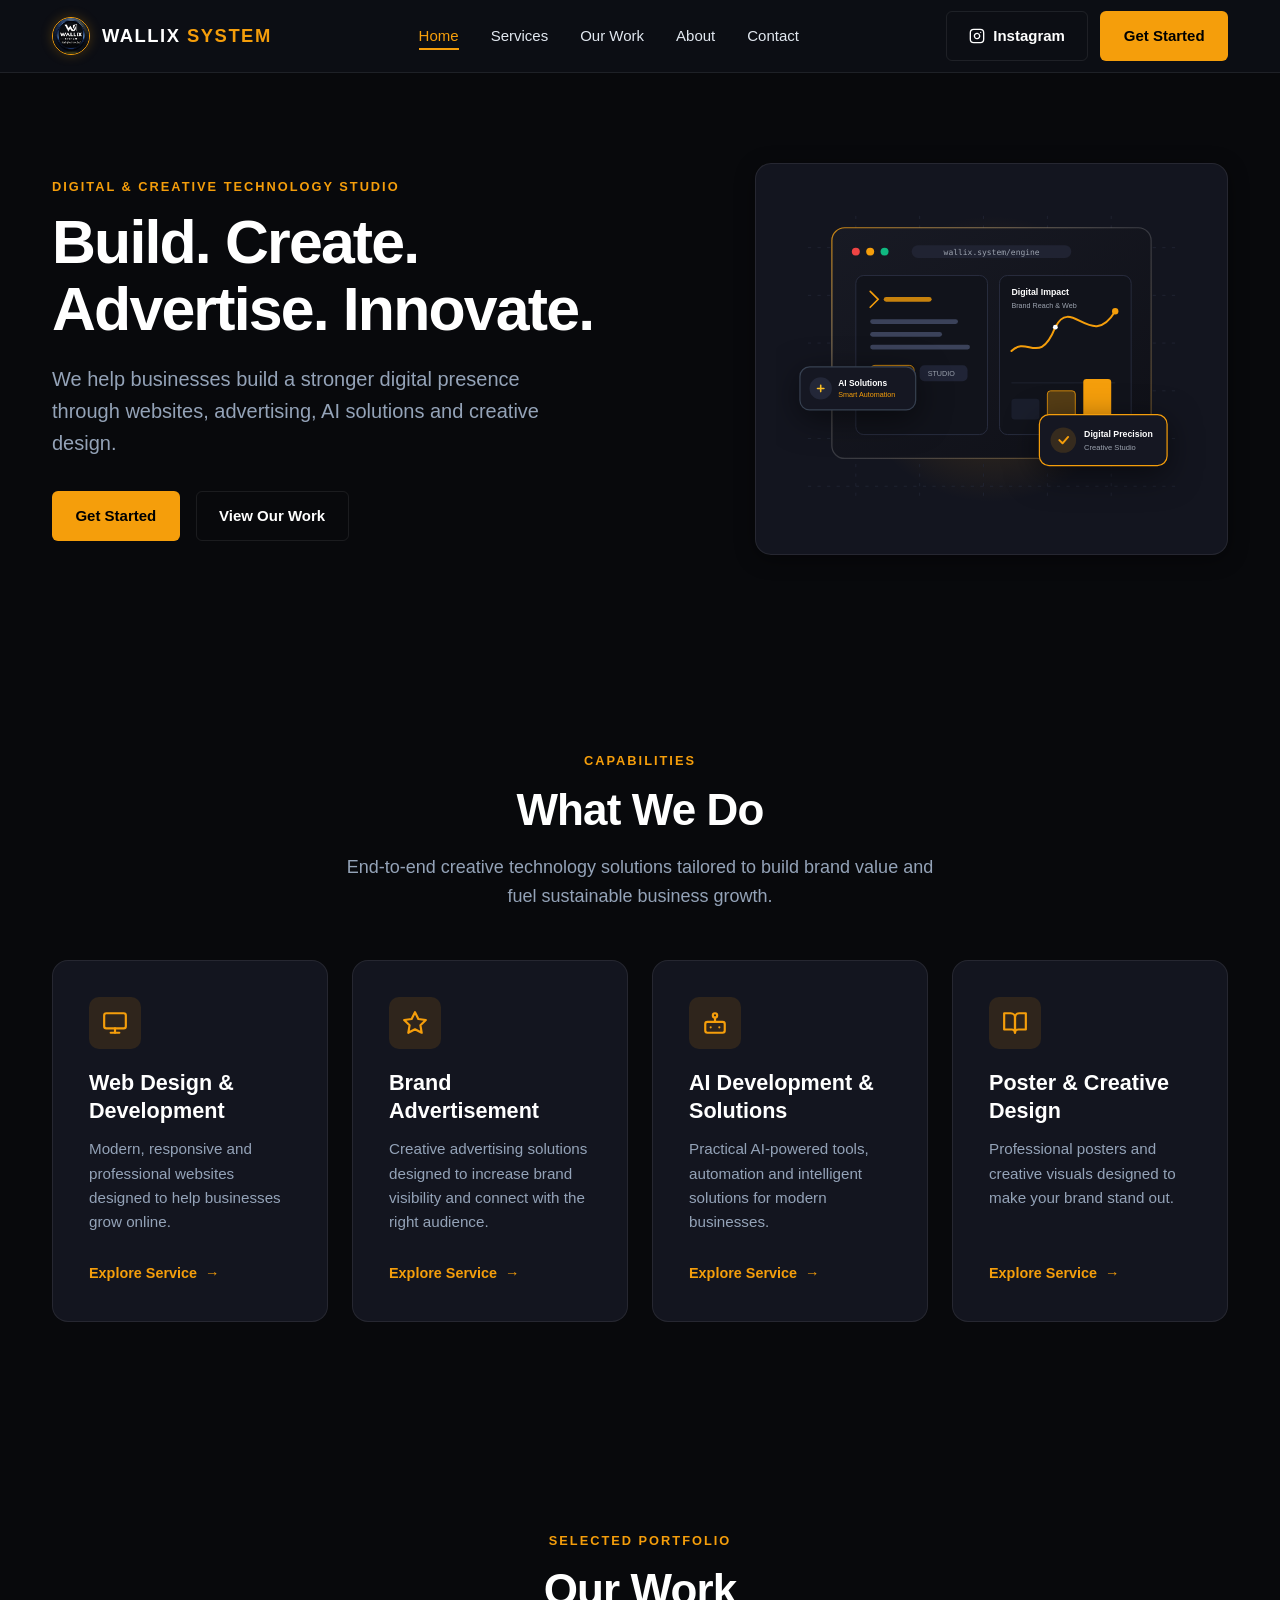
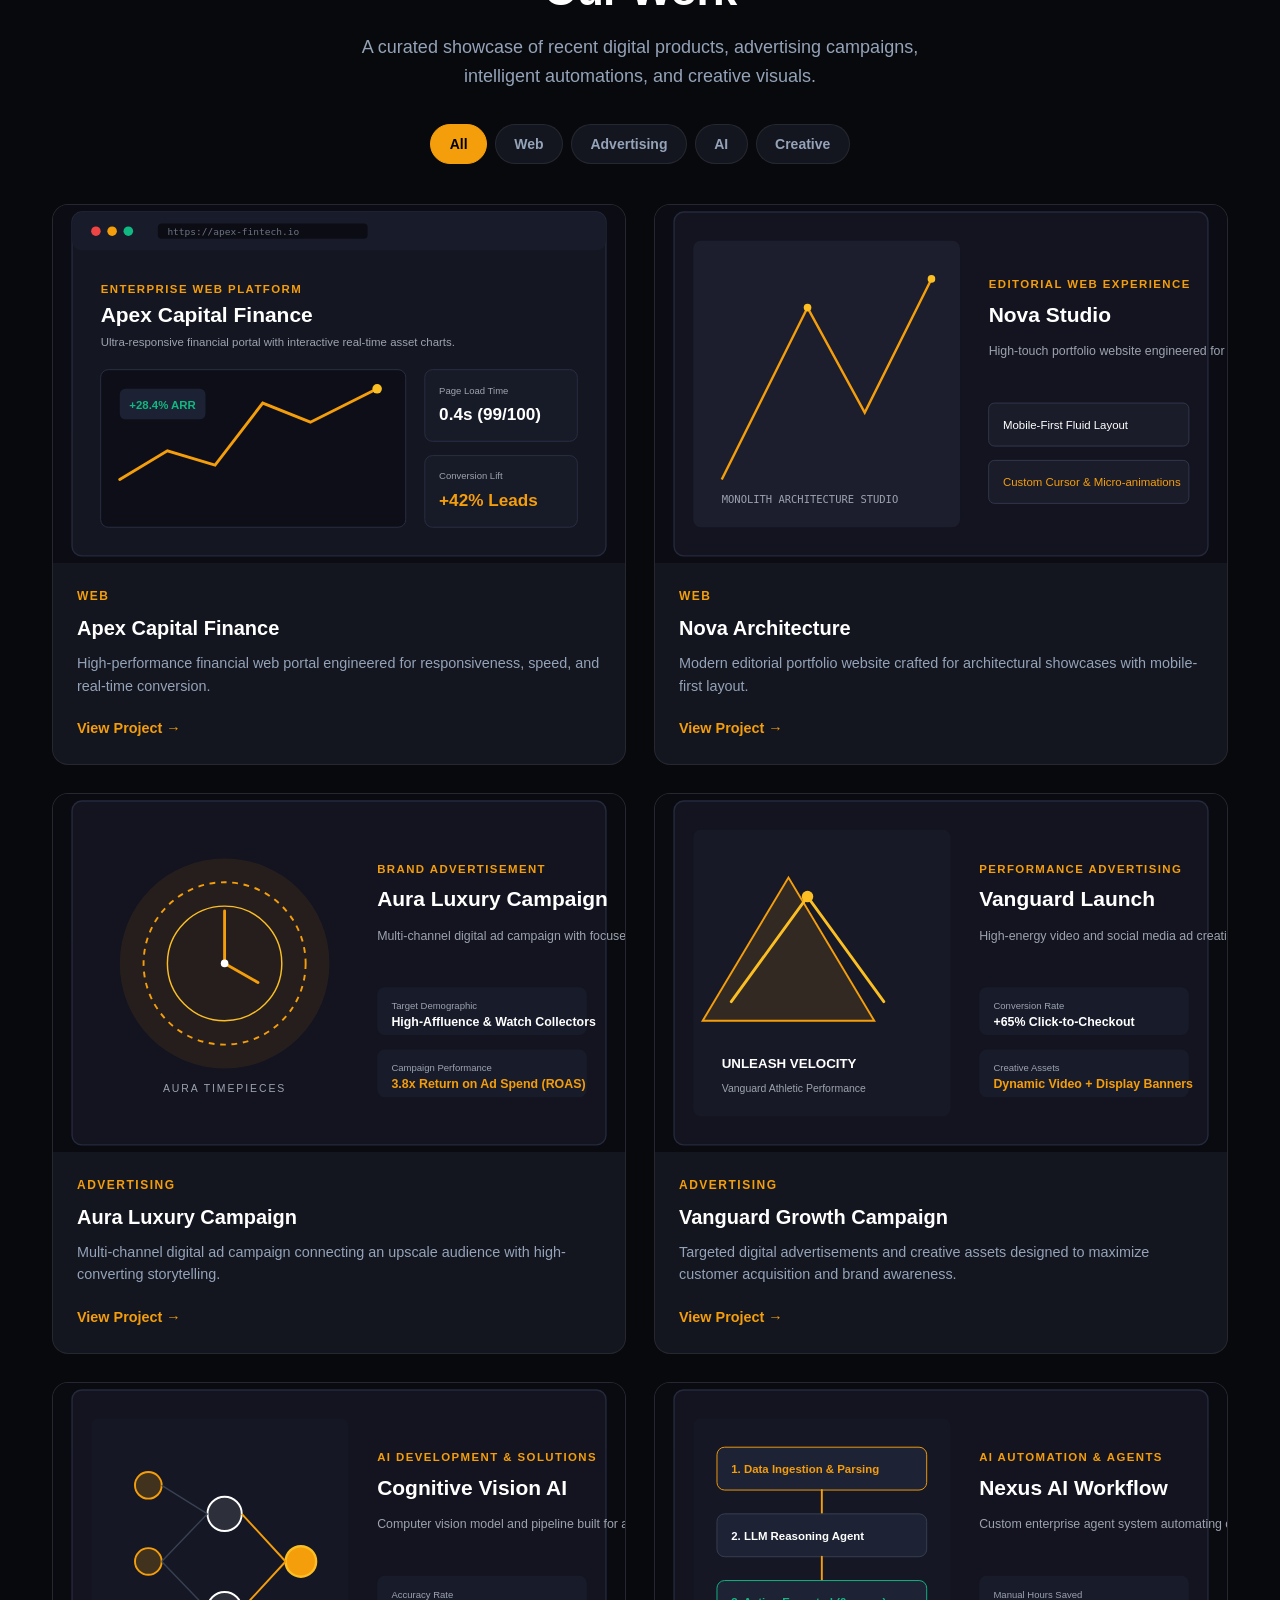
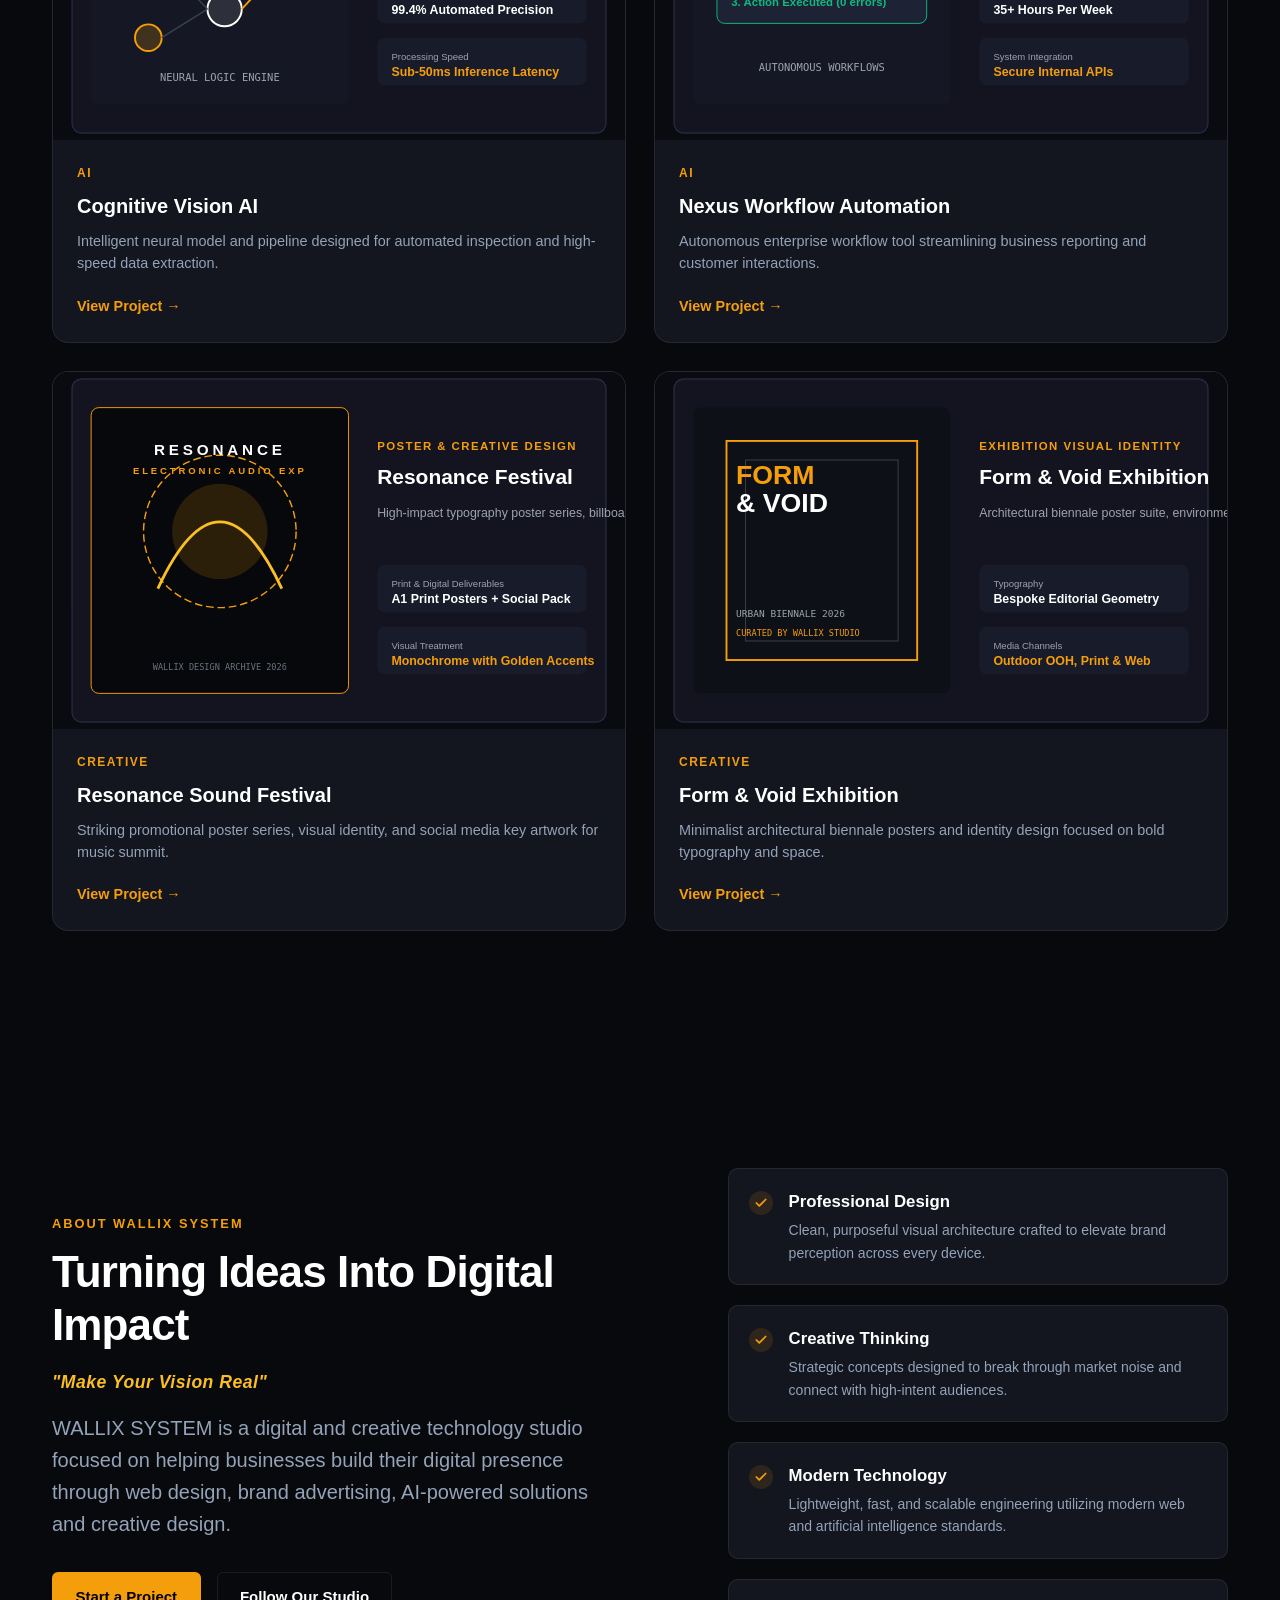
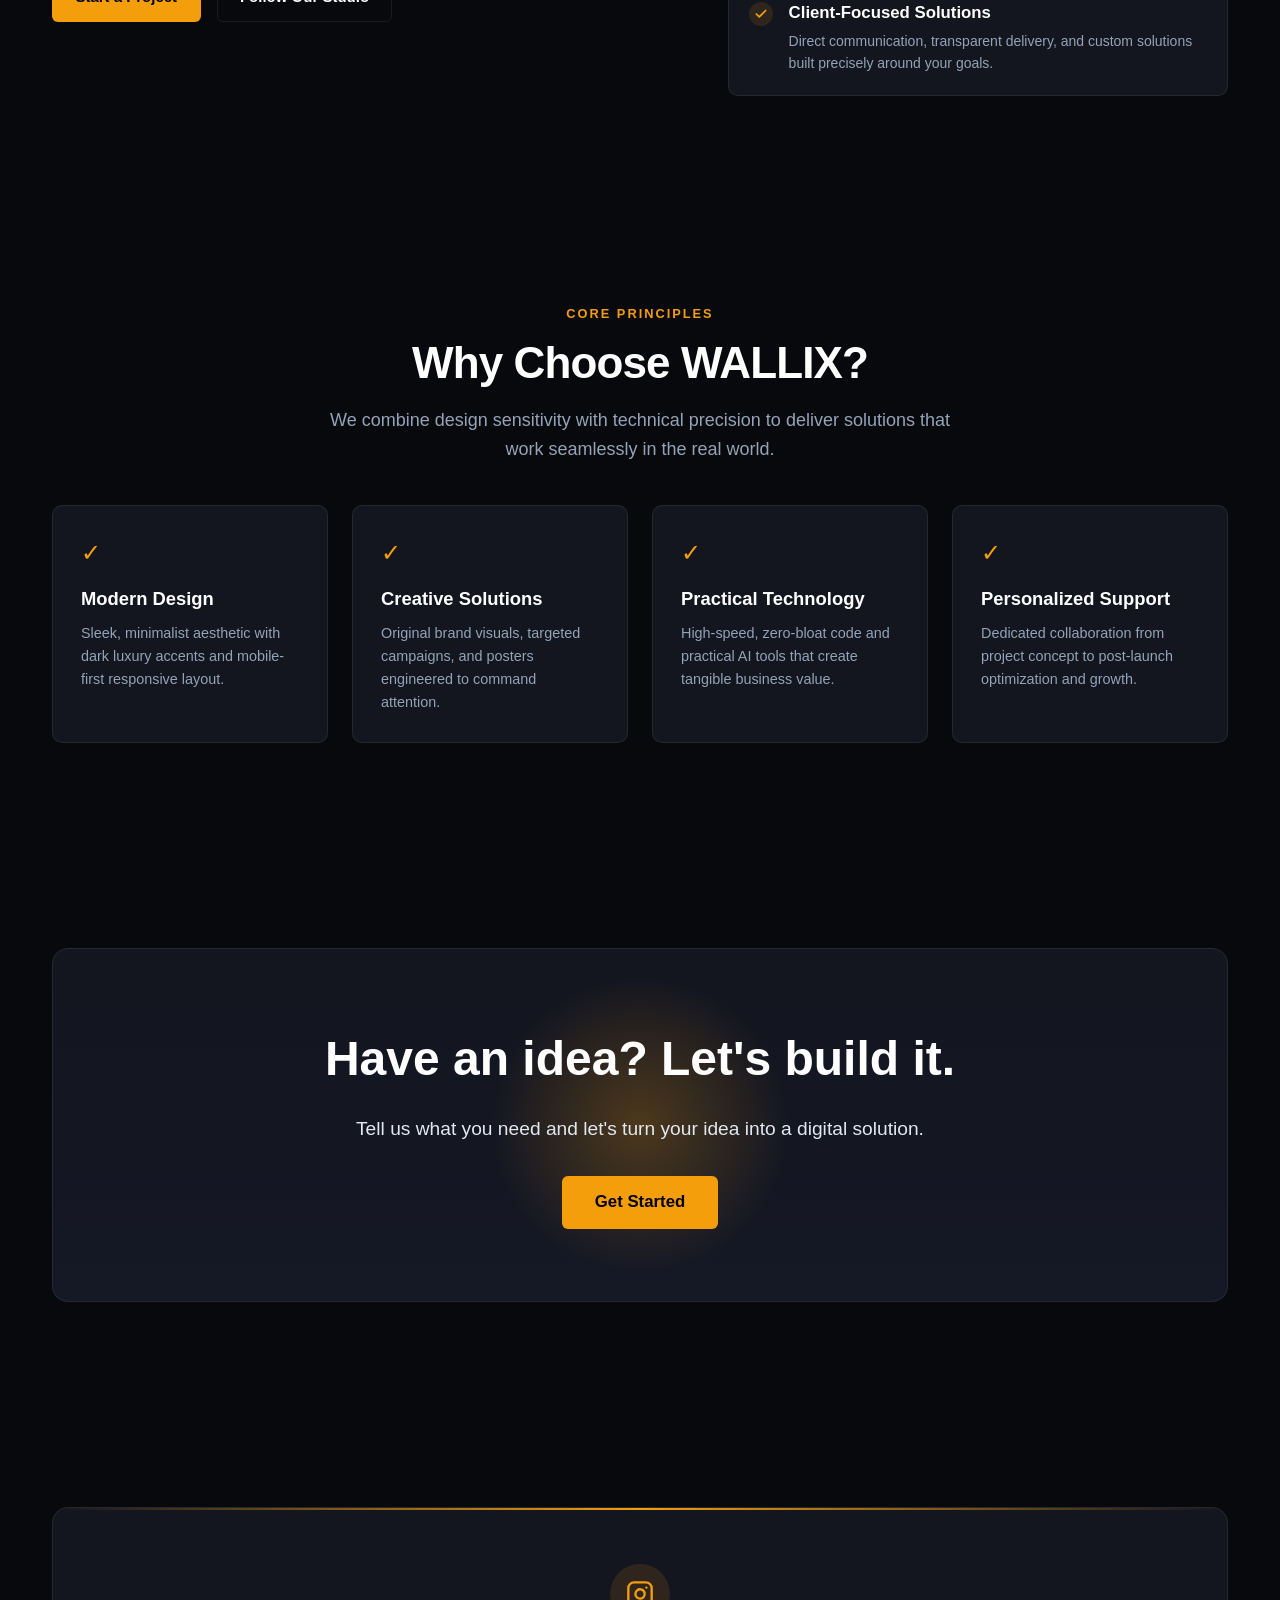
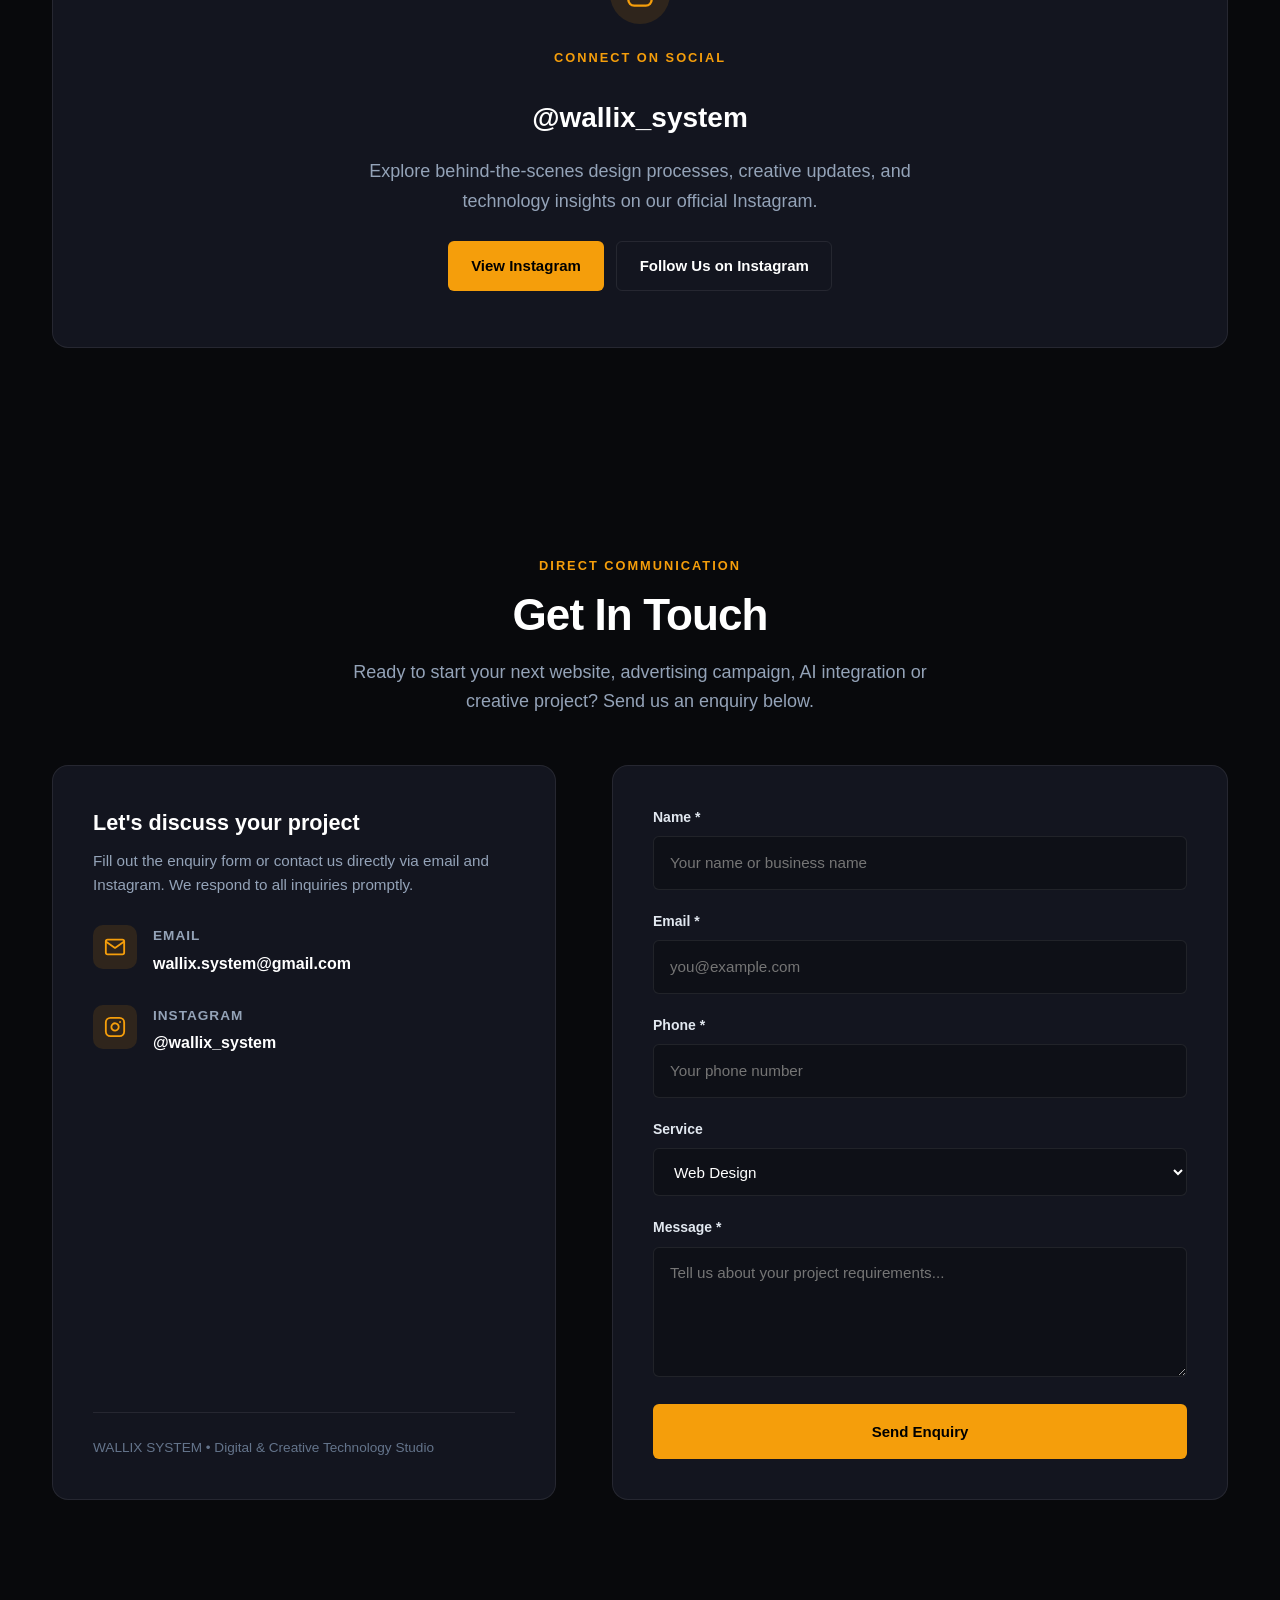
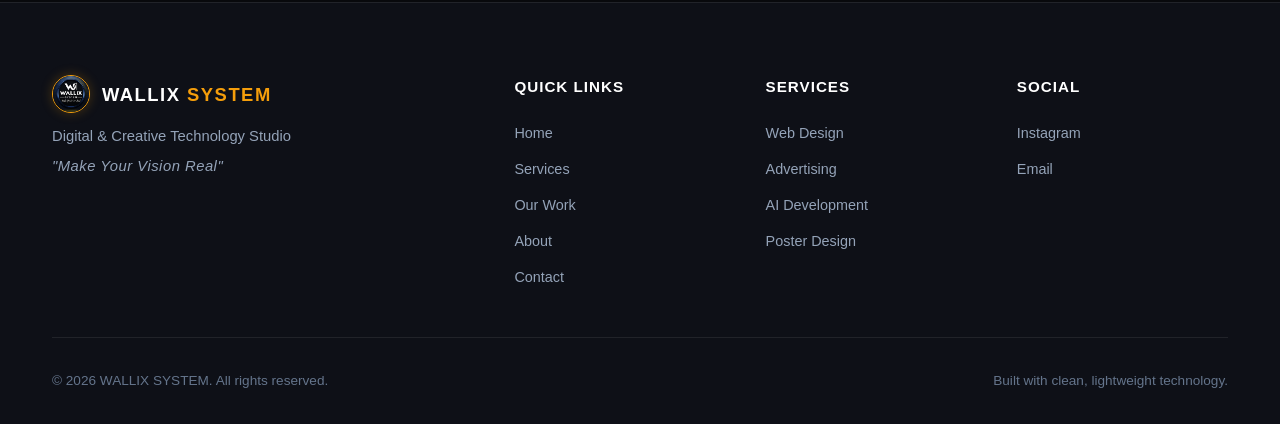
<file: index.html>
<!DOCTYPE html>
<html lang="en">
<head>
  <meta charset="UTF-8">
  <meta name="viewport" content="width=device-width, initial-scale=1.0">
  <title>WALLIX SYSTEM | Web Design, Advertising, AI &amp; Creative Solutions</title>
  <meta name="description" content="WALLIX SYSTEM provides professional web design, brand advertising, AI solutions and creative design for businesses.">
  
  <!-- Open Graph / Meta -->
  <meta property="og:type" content="website">
  <meta property="og:title" content="WALLIX SYSTEM | Digital &amp; Creative Technology Studio">
  <meta property="og:description" content="We help businesses build a stronger digital presence through websites, advertising, AI solutions and creative design.">
  <meta property="og:image" content="wallix-logo.png">
  <meta name="theme-color" content="#08090C">

  <!-- Favicon -->
  <link rel="icon" type="image/png" href="wallix-logo.png">
  <link rel="apple-touch-icon" href="wallix-logo.png">
  
  <!-- Styles -->
  <link rel="stylesheet" href="style.css">
</head>
<body>

  <!-- ==================== HEADER & NAVBAR ==================== -->
  <header class="site-header">
    <div class="container navbar">
      <a href="index.html" class="brand-logo" aria-label="WALLIX SYSTEM Home">
        <img src="wallix-logo.png" alt="WALLIX SYSTEM Logo" class="brand-logo-img">
        <span>WALLIX <span class="accent">SYSTEM</span></span>
      </a>

      <!-- Desktop Nav Links -->
      <nav aria-label="Main Navigation">
        <ul class="nav-links">
          <li><a href="index.html" class="active">Home</a></li>
          <li><a href="#services">Services</a></li>
          <li><a href="#work">Our Work</a></li>
          <li><a href="#about">About</a></li>
          <li><a href="#contact">Contact</a></li>
        </ul>
      </nav>

      <!-- Desktop Action Buttons -->
      <div class="nav-actions">
        <a href="https://www.instagram.com/wallix_system/" target="_blank" rel="noopener noreferrer" class="btn btn-secondary">
          <svg width="16" height="16" viewBox="0 0 24 24" fill="none" stroke="currentColor" stroke-width="2" stroke-linecap="round" stroke-linejoin="round">
            <rect x="2" y="2" width="20" height="20" rx="5" ry="5"></rect>
            <path d="M16 11.37A4 4 0 1 1 12.63 8 4 4 0 0 1 16 11.37z"></path>
            <line x1="17.5" y1="6.5" x2="17.51" y2="6.5"></line>
          </svg>
          Instagram
        </a>
        <a href="#contact" class="btn btn-primary">Get Started</a>
      </div>

      <!-- Mobile Hamburger Button -->
      <button class="menu-toggle" id="menuToggle" aria-label="Toggle Navigation Menu" aria-expanded="false" aria-controls="mobileNav">
        <span></span>
        <span></span>
        <span></span>
      </button>
    </div>

    <!-- Mobile Nav Drawer -->
    <div class="mobile-nav" id="mobileNav">
      <ul class="mobile-nav-links">
        <li><a href="index.html" class="active">Home</a></li>
        <li><a href="#services">Services</a></li>
        <li><a href="#work">Our Work</a></li>
        <li><a href="#about">About</a></li>
        <li><a href="#contact">Contact</a></li>
      </ul>
      <div class="mobile-nav-actions">
        <a href="https://www.instagram.com/wallix_system/" target="_blank" rel="noopener noreferrer" class="btn btn-secondary btn-block">
          <svg width="18" height="18" viewBox="0 0 24 24" fill="none" stroke="currentColor" stroke-width="2" stroke-linecap="round" stroke-linejoin="round">
            <rect x="2" y="2" width="20" height="20" rx="5" ry="5"></rect>
            <path d="M16 11.37A4 4 0 1 1 12.63 8 4 4 0 0 1 16 11.37z"></path>
            <line x1="17.5" y1="6.5" x2="17.51" y2="6.5"></line>
          </svg>
          Instagram (@wallix_system)
        </a>
        <a href="#contact" class="btn btn-primary btn-block">Get Started</a>
      </div>
    </div>
  </header>

  <main id="mainContent">

    <!-- ==================== HERO SECTION ==================== -->
    <section class="section hero">
      <div class="container">
        <div class="hero-grid">
          <div class="hero-content">
            <span class="section-label">Digital &amp; Creative Technology Studio</span>
            <h1 class="hero-heading">Build. Create. Advertise. Innovate.</h1>
            <p class="hero-desc">
              We help businesses build a stronger digital presence through websites, advertising, AI solutions and creative design.
            </p>
            <div class="hero-cta">
              <a href="#contact" class="btn btn-primary">Get Started</a>
              <a href="#work" class="btn btn-secondary">View Our Work</a>
            </div>
          </div>
          <div class="hero-visual">
            <div class="hero-visual-card">
              <img src="hero-graphic.svg" alt="WALLIX SYSTEM Technology &amp; Creative Studio Console" width="540" height="440" fetchpriority="high">
            </div>
          </div>
        </div>
      </div>
    </section>

    <!-- ==================== SERVICES SECTION ==================== -->
    <section class="section" id="services">
      <div class="container">
        <div class="text-center">
          <span class="section-label">Capabilities</span>
          <h2 class="section-heading">What We Do</h2>
          <p class="section-desc">
            End-to-end creative technology solutions tailored to build brand value and fuel sustainable business growth.
          </p>
        </div>

        <div class="services-grid">
          <!-- Card 1: Web Design & Development -->
          <article class="service-card">
            <div class="service-icon" aria-hidden="true">
              <svg viewBox="0 0 24 24" fill="none" stroke-width="2" stroke-linecap="round" stroke-linejoin="round">
                <rect x="2" y="3" width="20" height="14" rx="2" ry="2"></rect>
                <line x1="8" y1="21" x2="16" y2="21"></line>
                <line x1="12" y1="17" x2="12" y2="21"></line>
              </svg>
            </div>
            <h3 class="service-title">Web Design &amp; Development</h3>
            <p class="service-desc">Modern, responsive and professional websites designed to help businesses grow online.</p>
            <a href="web-design.html" class="btn-link">
              Explore Service 
              <span aria-hidden="true">→</span>
            </a>
          </article>

          <!-- Card 2: Brand Advertisement -->
          <article class="service-card">
            <div class="service-icon" aria-hidden="true">
              <svg viewBox="0 0 24 24" fill="none" stroke-width="2" stroke-linecap="round" stroke-linejoin="round">
                <path d="M12 2l3.09 6.26L22 9.27l-5 4.87 1.18 6.88L12 17.77l-6.18 3.25L7 14.14 2 9.27l6.91-1.01L12 2z"></path>
              </svg>
            </div>
            <h3 class="service-title">Brand Advertisement</h3>
            <p class="service-desc">Creative advertising solutions designed to increase brand visibility and connect with the right audience.</p>
            <a href="advertising.html" class="btn-link">
              Explore Service 
              <span aria-hidden="true">→</span>
            </a>
          </article>

          <!-- Card 3: AI Development & Solutions -->
          <article class="service-card">
            <div class="service-icon" aria-hidden="true">
              <svg viewBox="0 0 24 24" fill="none" stroke-width="2" stroke-linecap="round" stroke-linejoin="round">
                <rect x="3" y="11" width="18" height="10" rx="2"></rect>
                <circle cx="12" cy="5" r="2"></circle>
                <path d="M12 7v4"></path>
                <line x1="8" y1="16" x2="8" y2="16"></line>
                <line x1="16" y1="16" x2="16" y2="16"></line>
              </svg>
            </div>
            <h3 class="service-title">AI Development &amp; Solutions</h3>
            <p class="service-desc">Practical AI-powered tools, automation and intelligent solutions for modern businesses.</p>
            <a href="ai-development.html" class="btn-link">
              Explore Service 
              <span aria-hidden="true">→</span>
            </a>
          </article>

          <!-- Card 4: Poster & Creative Design -->
          <article class="service-card">
            <div class="service-icon" aria-hidden="true">
              <svg viewBox="0 0 24 24" fill="none" stroke-width="2" stroke-linecap="round" stroke-linejoin="round">
                <path d="M2 3h6a4 4 0 0 1 4 4v14a3 3 0 0 0-3-3H2z"></path>
                <path d="M22 3h-6a4 4 0 0 0-4 4v14a3 3 0 0 1 3-3h7z"></path>
              </svg>
            </div>
            <h3 class="service-title">Poster &amp; Creative Design</h3>
            <p class="service-desc">Professional posters and creative visuals designed to make your brand stand out.</p>
            <a href="poster-design.html" class="btn-link">
              Explore Service 
              <span aria-hidden="true">→</span>
            </a>
          </article>
        </div>
      </div>
    </section>

    <!-- ==================== OUR WORK / PORTFOLIO ==================== -->
    <section class="section" id="work">
      <div class="container">
        <div class="text-center">
          <span class="section-label">Selected Portfolio</span>
          <h2 class="section-heading">Our Work</h2>
          <p class="section-desc">
            A curated showcase of recent digital products, advertising campaigns, intelligent automations, and creative visuals.
          </p>
        </div>

        <!-- Filter Controls -->
        <div class="portfolio-filters" role="group" aria-label="Portfolio category filter">
          <button class="filter-btn active" data-filter="all">All</button>
          <button class="filter-btn" data-filter="web">Web</button>
          <button class="filter-btn" data-filter="advertising">Advertising</button>
          <button class="filter-btn" data-filter="ai">AI</button>
          <button class="filter-btn" data-filter="creative">Creative</button>
        </div>

        <!-- Portfolio Cards Grid -->
        <div class="portfolio-grid">
          <!-- Item 1: Web -->
          <article class="portfolio-card" data-category="web">
            <div class="portfolio-image">
              <img src="work-web-1.svg" alt="Apex Capital Finance Web Platform" loading="lazy" width="600" height="400">
            </div>
            <div class="portfolio-body">
              <span class="portfolio-category">Web</span>
              <h3 class="portfolio-title">Apex Capital Finance</h3>
              <p class="portfolio-desc">High-performance financial web portal engineered for responsiveness, speed, and real-time conversion.</p>
              <a href="web-design.html" class="btn-link">View Project →</a>
            </div>
          </article>

          <!-- Item 2: Web -->
          <article class="portfolio-card" data-category="web">
            <div class="portfolio-image">
              <img src="work-web-2.svg" alt="Nova Architecture Studio Minimalist Website" loading="lazy" width="600" height="400">
            </div>
            <div class="portfolio-body">
              <span class="portfolio-category">Web</span>
              <h3 class="portfolio-title">Nova Architecture</h3>
              <p class="portfolio-desc">Modern editorial portfolio website crafted for architectural showcases with mobile-first layout.</p>
              <a href="web-design.html" class="btn-link">View Project →</a>
            </div>
          </article>

          <!-- Item 3: Advertising -->
          <article class="portfolio-card" data-category="advertising">
            <div class="portfolio-image">
              <img src="work-ad-1.svg" alt="Aura Luxury Timepieces Campaign" loading="lazy" width="600" height="400">
            </div>
            <div class="portfolio-body">
              <span class="portfolio-category">Advertising</span>
              <h3 class="portfolio-title">Aura Luxury Campaign</h3>
              <p class="portfolio-desc">Multi-channel digital ad campaign connecting an upscale audience with high-converting storytelling.</p>
              <a href="advertising.html" class="btn-link">View Project →</a>
            </div>
          </article>

          <!-- Item 4: Advertising -->
          <article class="portfolio-card" data-category="advertising">
            <div class="portfolio-image">
              <img src="work-ad-2.svg" alt="Vanguard Athletic Launch Campaign" loading="lazy" width="600" height="400">
            </div>
            <div class="portfolio-body">
              <span class="portfolio-category">Advertising</span>
              <h3 class="portfolio-title">Vanguard Growth Campaign</h3>
              <p class="portfolio-desc">Targeted digital advertisements and creative assets designed to maximize customer acquisition and brand awareness.</p>
              <a href="advertising.html" class="btn-link">View Project →</a>
            </div>
          </article>

          <!-- Item 5: AI -->
          <article class="portfolio-card" data-category="ai">
            <div class="portfolio-image">
              <img src="work-ai-1.svg" alt="Cognitive Vision AI Platform" loading="lazy" width="600" height="400">
            </div>
            <div class="portfolio-body">
              <span class="portfolio-category">AI</span>
              <h3 class="portfolio-title">Cognitive Vision AI</h3>
              <p class="portfolio-desc">Intelligent neural model and pipeline designed for automated inspection and high-speed data extraction.</p>
              <a href="ai-development.html" class="btn-link">View Project →</a>
            </div>
          </article>

          <!-- Item 6: AI -->
          <article class="portfolio-card" data-category="ai">
            <div class="portfolio-image">
              <img src="work-ai-2.svg" alt="Nexus AI Enterprise Workflow" loading="lazy" width="600" height="400">
            </div>
            <div class="portfolio-body">
              <span class="portfolio-category">AI</span>
              <h3 class="portfolio-title">Nexus Workflow Automation</h3>
              <p class="portfolio-desc">Autonomous enterprise workflow tool streamlining business reporting and customer interactions.</p>
              <a href="ai-development.html" class="btn-link">View Project →</a>
            </div>
          </article>

          <!-- Item 7: Creative -->
          <article class="portfolio-card" data-category="creative">
            <div class="portfolio-image">
              <img src="work-creative-1.svg" alt="Resonance Festival Poster" loading="lazy" width="600" height="400">
            </div>
            <div class="portfolio-body">
              <span class="portfolio-category">Creative</span>
              <h3 class="portfolio-title">Resonance Sound Festival</h3>
              <p class="portfolio-desc">Striking promotional poster series, visual identity, and social media key artwork for music summit.</p>
              <a href="poster-design.html" class="btn-link">View Project →</a>
            </div>
          </article>

          <!-- Item 8: Creative -->
          <article class="portfolio-card" data-category="creative">
            <div class="portfolio-image">
              <img src="work-creative-2.svg" alt="Form &amp; Void Exhibition Key Visual" loading="lazy" width="600" height="400">
            </div>
            <div class="portfolio-body">
              <span class="portfolio-category">Creative</span>
              <h3 class="portfolio-title">Form &amp; Void Exhibition</h3>
              <p class="portfolio-desc">Minimalist architectural biennale posters and identity design focused on bold typography and space.</p>
              <a href="poster-design.html" class="btn-link">View Project →</a>
            </div>
          </article>
        </div>
      </div>
    </section>

    <!-- ==================== ABOUT SECTION ==================== -->
    <section class="section" id="about">
      <div class="container">
        <div class="about-grid">
          <div>
            <span class="section-label">About WALLIX SYSTEM</span>
            <h2 class="section-heading">Turning Ideas Into Digital Impact</h2>
            <p class="brand-tagline" style="margin-bottom: 1rem; font-size: 1.1rem; font-weight: 600;">"Make Your Vision Real"</p>
            <p class="hero-desc">
              WALLIX SYSTEM is a digital and creative technology studio focused on helping businesses build their digital presence through web design, brand advertising, AI-powered solutions and creative design.
            </p>
            <div class="hero-cta" style="margin-top: 1.5rem;">
              <a href="#contact" class="btn btn-primary">Start a Project</a>
              <a href="https://www.instagram.com/wallix_system/" target="_blank" rel="noopener noreferrer" class="btn btn-secondary">Follow Our Studio</a>
            </div>
          </div>

          <div class="about-features">
            <div class="about-feature-item">
              <div class="feature-check">
                <svg viewBox="0 0 24 24" fill="none" stroke-width="3" stroke-linecap="round" stroke-linejoin="round">
                  <polyline points="20 6 9 17 4 12"></polyline>
                </svg>
              </div>
              <div class="feature-text">
                <h4>Professional Design</h4>
                <p>Clean, purposeful visual architecture crafted to elevate brand perception across every device.</p>
              </div>
            </div>

            <div class="about-feature-item">
              <div class="feature-check">
                <svg viewBox="0 0 24 24" fill="none" stroke-width="3" stroke-linecap="round" stroke-linejoin="round">
                  <polyline points="20 6 9 17 4 12"></polyline>
                </svg>
              </div>
              <div class="feature-text">
                <h4>Creative Thinking</h4>
                <p>Strategic concepts designed to break through market noise and connect with high-intent audiences.</p>
              </div>
            </div>

            <div class="about-feature-item">
              <div class="feature-check">
                <svg viewBox="0 0 24 24" fill="none" stroke-width="3" stroke-linecap="round" stroke-linejoin="round">
                  <polyline points="20 6 9 17 4 12"></polyline>
                </svg>
              </div>
              <div class="feature-text">
                <h4>Modern Technology</h4>
                <p>Lightweight, fast, and scalable engineering utilizing modern web and artificial intelligence standards.</p>
              </div>
            </div>

            <div class="about-feature-item">
              <div class="feature-check">
                <svg viewBox="0 0 24 24" fill="none" stroke-width="3" stroke-linecap="round" stroke-linejoin="round">
                  <polyline points="20 6 9 17 4 12"></polyline>
                </svg>
              </div>
              <div class="feature-text">
                <h4>Client-Focused Solutions</h4>
                <p>Direct communication, transparent delivery, and custom solutions built precisely around your goals.</p>
              </div>
            </div>
          </div>
        </div>
      </div>
    </section>

    <!-- ==================== WHY WALLIX ==================== -->
    <section class="section">
      <div class="container">
        <div class="text-center">
          <span class="section-label">Core Principles</span>
          <h2 class="section-heading">Why Choose WALLIX?</h2>
          <p class="section-desc">
            We combine design sensitivity with technical precision to deliver solutions that work seamlessly in the real world.
          </p>
        </div>

        <div class="why-wallix-grid">
          <div class="why-card">
            <div class="why-icon">✓</div>
            <h3>Modern Design</h3>
            <p>Sleek, minimalist aesthetic with dark luxury accents and mobile-first responsive layout.</p>
          </div>

          <div class="why-card">
            <div class="why-icon">✓</div>
            <h3>Creative Solutions</h3>
            <p>Original brand visuals, targeted campaigns, and posters engineered to command attention.</p>
          </div>

          <div class="why-card">
            <div class="why-icon">✓</div>
            <h3>Practical Technology</h3>
            <p>High-speed, zero-bloat code and practical AI tools that create tangible business value.</p>
          </div>

          <div class="why-card">
            <div class="why-icon">✓</div>
            <h3>Personalized Support</h3>
            <p>Dedicated collaboration from project concept to post-launch optimization and growth.</p>
          </div>
        </div>
      </div>
    </section>

    <!-- ==================== CTA BANNER ==================== -->
    <section class="section">
      <div class="container">
        <div class="cta-banner">
          <h2>Have an idea? Let's build it.</h2>
          <p>Tell us what you need and let's turn your idea into a digital solution.</p>
          <a href="#contact" class="btn btn-primary" style="padding-inline: 2rem; font-size: 1.05rem;">Get Started</a>
        </div>
      </div>
    </section>

    <!-- ==================== INSTAGRAM SECTION ==================== -->
    <section class="section">
      <div class="container">
        <div class="instagram-banner">
          <div class="instagram-icon" aria-hidden="true">
            <svg width="28" height="28" viewBox="0 0 24 24" fill="none" stroke="currentColor" stroke-width="2" stroke-linecap="round" stroke-linejoin="round">
              <rect x="2" y="2" width="20" height="20" rx="5" ry="5"></rect>
              <path d="M16 11.37A4 4 0 1 1 12.63 8 4 4 0 0 1 16 11.37z"></path>
              <line x1="17.5" y1="6.5" x2="17.51" y2="6.5"></line>
            </svg>
          </div>
          <span class="section-label">Connect On Social</span>
          <h2 class="instagram-handle">@wallix_system</h2>
          <p class="section-desc">
            Explore behind-the-scenes design processes, creative updates, and technology insights on our official Instagram.
          </p>
          <div class="instagram-actions">
            <a href="https://www.instagram.com/wallix_system/" target="_blank" rel="noopener noreferrer" class="btn btn-primary">
              View Instagram
            </a>
            <a href="https://www.instagram.com/wallix_system/" target="_blank" rel="noopener noreferrer" class="btn btn-secondary">
              Follow Us on Instagram
            </a>
          </div>
        </div>
      </div>
    </section>

    <!-- ==================== CONTACT SECTION ==================== -->
    <section class="section" id="contact">
      <div class="container">
        <div class="text-center">
          <span class="section-label">Direct Communication</span>
          <h2 class="section-heading">Get In Touch</h2>
          <p class="section-desc">
            Ready to start your next website, advertising campaign, AI integration or creative project? Send us an enquiry below.
          </p>
        </div>

        <div class="contact-grid">
          <!-- Contact Info -->
          <div class="contact-info-card">
            <div>
              <h3 style="font-size: 1.35rem; font-weight: 700; color: var(--text-primary); margin-bottom: 0.5rem;">Let's discuss your project</h3>
              <p style="color: var(--text-muted); font-size: 0.95rem;">
                Fill out the enquiry form or contact us directly via email and Instagram. We respond to all inquiries promptly.
              </p>
            </div>

            <div class="contact-detail">
              <div class="contact-detail-icon">
                <svg viewBox="0 0 24 24" fill="none" stroke-width="2" stroke-linecap="round" stroke-linejoin="round">
                  <path d="M4 4h16c1.1 0 2 .9 2 2v12c0 1.1-.9 2-2 2H4c-1.1 0-2-.9-2-2V6c0-1.1.9-2 2-2z"></path>
                  <polyline points="22,6 12,13 2,6"></polyline>
                </svg>
              </div>
              <div class="contact-detail-text">
                <h4>Email</h4>
                <a href="mailto:wallix.system@gmail.com">wallix.system@gmail.com</a>
              </div>
            </div>

            <div class="contact-detail">
              <div class="contact-detail-icon">
                <svg viewBox="0 0 24 24" fill="none" stroke-width="2" stroke-linecap="round" stroke-linejoin="round">
                  <rect x="2" y="2" width="20" height="20" rx="5" ry="5"></rect>
                  <path d="M16 11.37A4 4 0 1 1 12.63 8 4 4 0 0 1 16 11.37z"></path>
                  <line x1="17.5" y1="6.5" x2="17.51" y2="6.5"></line>
                </svg>
              </div>
              <div class="contact-detail-text">
                <h4>Instagram</h4>
                <a href="https://www.instagram.com/wallix_system/" target="_blank" rel="noopener noreferrer">@wallix_system</a>
              </div>
            </div>

            <div style="margin-top: auto; padding-top: 1.5rem; border-top: 1px solid var(--border-subtle);">
              <p style="font-size: 0.85rem; color: var(--text-dim);">
                WALLIX SYSTEM • Digital &amp; Creative Technology Studio
              </p>
            </div>
          </div>

          <!-- Contact Form -->
          <div class="contact-form">
            <div id="formStatus" class="form-status" role="alert"></div>

            <form id="contactForm" novalidate>
              <div class="form-group">
                <label for="name" class="form-label">Name *</label>
                <input type="text" id="name" name="name" class="form-input" placeholder="Your name or business name" required>
              </div>

              <div class="form-group">
                <label for="email" class="form-label">Email *</label>
                <input type="email" id="email" name="email" class="form-input" placeholder="you@example.com" required>
              </div>

              <div class="form-group">
                <label for="phone" class="form-label">Phone *</label>
                <input type="tel" id="phone" name="phone" class="form-input" placeholder="Your phone number" required>
              </div>

              <div class="form-group">
                <label for="service" class="form-label">Service</label>
                <select id="service" name="service" class="form-select">
                  <option value="Web Design">Web Design</option>
                  <option value="Brand Advertisement">Brand Advertisement</option>
                  <option value="AI Development">AI Development</option>
                  <option value="Poster Design">Poster Design</option>
                  <option value="Other">Other</option>
                </select>
              </div>

              <div class="form-group">
                <label for="message" class="form-label">Message *</label>
                <textarea id="message" name="message" class="form-textarea" placeholder="Tell us about your project requirements..." required></textarea>
              </div>

              <button type="submit" class="btn btn-primary btn-block" style="padding-block: 0.9rem;">Send Enquiry</button>
            </form>
          </div>
        </div>
      </div>
    </section>

  </main>

  <!-- ==================== FOOTER ==================== -->
  <footer class="site-footer">
    <div class="container">
      <div class="footer-grid">
        <div class="footer-brand">
          <a href="index.html" class="brand-logo">
            <img src="wallix-logo.png" alt="WALLIX SYSTEM Logo" class="brand-logo-img">
            <span>WALLIX <span class="accent">SYSTEM</span></span>
          </a>
          <p>Digital &amp; Creative Technology Studio</p>
          <p class="brand-tagline" style="margin-top: 0.35rem;">"Make Your Vision Real"</p>
        </div>

        <div class="footer-col">
          <h4>Quick Links</h4>
          <ul>
            <li><a href="index.html">Home</a></li>
            <li><a href="#services">Services</a></li>
            <li><a href="#work">Our Work</a></li>
            <li><a href="#about">About</a></li>
            <li><a href="#contact">Contact</a></li>
          </ul>
        </div>

        <div class="footer-col">
          <h4>Services</h4>
          <ul>
            <li><a href="web-design.html">Web Design</a></li>
            <li><a href="advertising.html">Advertising</a></li>
            <li><a href="ai-development.html">AI Development</a></li>
            <li><a href="poster-design.html">Poster Design</a></li>
          </ul>
        </div>

        <div class="footer-col">
          <h4>Social</h4>
          <ul>
            <li><a href="https://www.instagram.com/wallix_system/" target="_blank" rel="noopener noreferrer">Instagram</a></li>
            <li><a href="mailto:wallix.system@gmail.com">Email</a></li>
          </ul>
        </div>
      </div>

      <div class="footer-bottom">
        <p>&copy; <span class="current-year">2026</span> WALLIX SYSTEM. All rights reserved.</p>
        <p>Built with clean, lightweight technology.</p>
      </div>
    </div>
  </footer>

  <!-- Scripts -->
  <script src="script.js"></script>
</body>
</html>
</file>
<file: style.css>
/* ==========================================================================
   WALLIX SYSTEM - Main Stylesheet
   Brand: Digital & Creative Technology Studio
   Style: Dark/black background, white typography, gold/yellow accent.
   Mobile-First, Lightweight, Clean & Modern.
   ========================================================================== */

:root {
  /* Color Palette */
  --bg-primary: #08090C;
  --bg-secondary: #0E1017;
  --bg-card: #13151F;
  --bg-card-hover: #181B27;
  --bg-glass: rgba(14, 16, 23, 0.85);

  --accent-gold: #F59E0B;
  --accent-gold-light: #FBBF24;
  --accent-gold-dark: #D97706;
  --accent-gold-subtle: rgba(245, 158, 11, 0.12);
  --accent-gold-glow: rgba(245, 158, 11, 0.25);
  --accent: var(--accent-gold);

  --text-primary: #FFFFFF;
  --text-secondary: #E2E8F0;
  --text-muted: #94A3B8;
  --text-dim: #64748B;

  --border-subtle: rgba(255, 255, 255, 0.08);
  --border-gold: rgba(245, 158, 11, 0.35);
  --border-focus: #F59E0B;

  --success: #10B981;
  --error: #EF4444;

  /* Typography */
  --font-main: -apple-system, BlinkMacSystemFont, "Segoe UI", Roboto, "Helvetica Neue", Arial, sans-serif;
  --font-mono: ui-monospace, SFMono-Regular, Menlo, Monaco, Consolas, monospace;

  /* Layout & Spacing */
  --container-max: 1240px;
  --radius-sm: 6px;
  --radius-md: 10px;
  --radius-lg: 16px;
  --radius-full: 9999px;

  --transition-fast: 0.2s ease;
  --transition-normal: 0.3s cubic-bezier(0.16, 1, 0.3, 1);
  --shadow-subtle: 0 4px 20px rgba(0, 0, 0, 0.4);
  --shadow-gold: 0 4px 24px rgba(245, 158, 11, 0.18);
}

/* ----------------- Reset & Base ----------------- */
*, *::before, *::after {
  box-sizing: border-box;
  margin: 0;
  padding: 0;
}

html {
  scroll-behavior: smooth;
  font-size: 16px;
  -webkit-text-size-adjust: 100%;
}

body {
  font-family: var(--font-main);
  background-color: var(--bg-primary);
  color: var(--text-secondary);
  line-height: 1.6;
  overflow-x: hidden;
  min-height: 100vh;
  display: flex;
  flex-direction: column;
}

img, svg {
  max-width: 100%;
  height: auto;
  display: block;
}

a {
  color: inherit;
  text-decoration: none;
  transition: color var(--transition-fast);
}

button, input, select, textarea {
  font: inherit;
}

/* Visible focus states for keyboard accessibility */
:focus-visible {
  outline: 2px solid var(--accent-gold);
  outline-offset: 2px;
}

:focus:not(:focus-visible) {
  outline: none;
}

/* ----------------- Utility & Layout ----------------- */
.container {
  width: 100%;
  max-width: var(--container-max);
  margin-inline: auto;
  padding-inline: clamp(1rem, 4vw, 2rem);
}

.section {
  padding-block: clamp(3.5rem, 8vw, 6.5rem);
  position: relative;
}

.section-label {
  display: inline-block;
  font-size: clamp(0.7rem, 2vw, 0.8rem);
  font-weight: 700;
  letter-spacing: 2px;
  text-transform: uppercase;
  color: var(--accent-gold);
  margin-bottom: 0.75rem;
}

.section-heading {
  font-size: clamp(1.85rem, 5vw, 2.75rem);
  font-weight: 800;
  color: var(--text-primary);
  line-height: 1.2;
  margin-bottom: 1rem;
  letter-spacing: -0.02em;
}

.section-desc {
  color: var(--text-muted);
  font-size: clamp(0.95rem, 2vw, 1.125rem);
  max-width: 620px;
  line-height: 1.65;
}

.text-center {
  text-align: center;
}

.text-center .section-desc {
  margin-inline: auto;
}

/* ----------------- Buttons ----------------- */
.btn {
  display: inline-flex;
  align-items: center;
  justify-content: center;
  gap: 0.5rem;
  padding: 0.75rem 1.4rem;
  border-radius: var(--radius-sm);
  font-weight: 600;
  font-size: 0.9375rem;
  cursor: pointer;
  transition: all var(--transition-normal);
  border: 1px solid transparent;
  white-space: nowrap;
  touch-action: manipulation;
}

.btn-primary {
  background-color: var(--accent-gold);
  color: #000000;
}

.btn-primary:hover, .btn-primary:focus-visible {
  background-color: var(--accent-gold-light);
  transform: translateY(-2px);
  box-shadow: var(--shadow-gold);
}

.btn-secondary {
  background-color: transparent;
  color: var(--text-primary);
  border-color: var(--border-subtle);
}

.btn-secondary:hover, .btn-secondary:focus-visible {
  border-color: var(--accent-gold);
  color: var(--accent-gold);
  background-color: var(--accent-gold-subtle);
  transform: translateY(-2px);
}

.btn-instagram {
  background-color: #12141D;
  color: var(--text-primary);
  border-color: rgba(245, 158, 11, 0.4);
}

.btn-instagram:hover {
  background-color: var(--accent-gold);
  color: #000000;
  border-color: var(--accent-gold);
  transform: translateY(-2px);
}

.btn-block {
  width: 100%;
}

/* ----------------- Navigation ----------------- */
.site-header {
  position: sticky;
  top: 0;
  left: 0;
  width: 100%;
  background-color: var(--bg-glass);
  backdrop-filter: blur(14px);
  -webkit-backdrop-filter: blur(14px);
  border-bottom: 1px solid var(--border-subtle);
  z-index: 1000;
  transition: background-color var(--transition-normal), border-color var(--transition-normal);
}

.navbar {
  display: flex;
  align-items: center;
  justify-content: space-between;
  height: 72px;
}

.brand-logo {
  display: flex;
  align-items: center;
  gap: 0.75rem;
  font-weight: 800;
  font-size: 1.15rem;
  letter-spacing: 1.5px;
  color: var(--text-primary);
}

.brand-logo-img {
  width: 38px;
  height: 38px;
  border-radius: 50%;
  object-fit: cover;
  border: 1.5px solid var(--accent-gold);
  box-shadow: 0 0 12px rgba(245, 158, 11, 0.25);
  flex-shrink: 0;
  transition: transform var(--transition-fast), box-shadow var(--transition-fast);
}

.brand-logo:hover .brand-logo-img {
  transform: scale(1.05);
  box-shadow: 0 0 16px rgba(245, 158, 11, 0.45);
}

.brand-logo span.accent {
  color: var(--accent-gold);
}


.brand-tagline {
  font-style: italic;
  color: var(--accent-gold-light);
  font-size: 0.9rem;
  letter-spacing: 0.5px;
}

.nav-links {
  display: none;
  list-style: none;
  gap: 2rem;
  align-items: center;
}

.nav-links a {
  font-weight: 500;
  font-size: 0.9375rem;
  color: var(--text-secondary);
  position: relative;
  padding-block: 0.25rem;
}

.nav-links a:hover,
.nav-links a.active {
  color: var(--accent-gold);
}

.nav-links a::after {
  content: "";
  position: absolute;
  left: 0;
  bottom: -2px;
  width: 0;
  height: 2px;
  background-color: var(--accent-gold);
  transition: width var(--transition-normal);
}

.nav-links a:hover::after,
.nav-links a.active::after {
  width: 100%;
}

.nav-actions {
  display: none;
  align-items: center;
  gap: 0.75rem;
}

/* Mobile Hamburger Toggle */
.menu-toggle {
  display: flex;
  flex-direction: column;
  justify-content: space-around;
  width: 44px;
  height: 44px;
  padding: 10px;
  background: transparent;
  border: 1px solid var(--border-subtle);
  border-radius: var(--radius-sm);
  cursor: pointer;
  z-index: 1002;
  transition: border-color var(--transition-fast);
}

.menu-toggle:hover {
  border-color: var(--accent-gold);
}

.menu-toggle span {
  width: 100%;
  height: 2px;
  background-color: var(--text-primary);
  border-radius: 2px;
  transition: transform var(--transition-normal), opacity var(--transition-normal);
}

/* Active Hamburger Animation */
.menu-toggle.active span:nth-child(1) {
  transform: translateY(7px) rotate(45deg);
}

.menu-toggle.active span:nth-child(2) {
  opacity: 0;
}

.menu-toggle.active span:nth-child(3) {
  transform: translateY(-7px) rotate(-45deg);
}

/* Mobile Drawer Overlay */
.mobile-nav {
  position: fixed;
  top: 72px;
  left: 0;
  width: 100%;
  height: calc(100vh - 72px);
  background-color: var(--bg-primary);
  padding: 2rem 1.5rem;
  display: flex;
  flex-direction: column;
  gap: 2rem;
  transform: translateX(100%);
  opacity: 0;
  visibility: hidden;
  transition: transform 0.35s ease, opacity 0.35s ease, visibility 0.35s;
  overflow-y: auto;
  border-top: 1px solid var(--border-subtle);
  z-index: 1001;
}

.mobile-nav.open {
  transform: translateX(0);
  opacity: 1;
  visibility: visible;
}

.mobile-nav-links {
  list-style: none;
  display: flex;
  flex-direction: column;
  gap: 1.25rem;
}

.mobile-nav-links a {
  font-size: 1.25rem;
  font-weight: 600;
  color: var(--text-primary);
  display: block;
  padding-block: 0.35rem;
  border-bottom: 1px solid rgba(255, 255, 255, 0.05);
}

.mobile-nav-links a:hover,
.mobile-nav-links a.active {
  color: var(--accent-gold);
  border-bottom-color: var(--accent-gold);
}

.mobile-nav-actions {
  display: flex;
  flex-direction: column;
  gap: 0.75rem;
  margin-top: auto;
  padding-bottom: 1.5rem;
}

/* ----------------- Hero Section ----------------- */
.hero {
  padding-block: clamp(3rem, 7vw, 6rem);
  position: relative;
  overflow: hidden;
}

.hero-grid {
  display: grid;
  grid-template-columns: 1fr;
  gap: 2.5rem;
  align-items: center;
}

.hero-content {
  display: flex;
  flex-direction: column;
  align-items: flex-start;
}

.hero-heading {
  font-size: clamp(2.2rem, 7vw, 3.8rem);
  font-weight: 800;
  color: var(--text-primary);
  line-height: 1.1;
  letter-spacing: -0.03em;
  margin-bottom: 1.25rem;
}

.hero-desc {
  font-size: clamp(1rem, 2.5vw, 1.25rem);
  color: var(--text-muted);
  line-height: 1.6;
  margin-bottom: 2rem;
  max-width: 540px;
}

.hero-cta {
  display: flex;
  flex-wrap: wrap;
  gap: 1rem;
  width: 100%;
}

.hero-visual {
  width: 100%;
  display: flex;
  justify-content: center;
  position: relative;
}

.hero-visual-card {
  width: 100%;
  max-width: 520px;
  background: var(--bg-card);
  border: 1px solid var(--border-subtle);
  border-radius: var(--radius-lg);
  padding: 1.25rem;
  box-shadow: var(--shadow-subtle);
  position: relative;
  transition: border-color var(--transition-normal);
}

.hero-visual-card:hover {
  border-color: var(--border-gold);
}

/* ----------------- Services Section ----------------- */
.services-grid {
  display: grid;
  grid-template-columns: 1fr;
  gap: 1.5rem;
  margin-top: 3rem;
}

.service-card {
  background: var(--bg-card);
  border: 1px solid var(--border-subtle);
  border-radius: var(--radius-lg);
  padding: clamp(1.5rem, 4vw, 2.25rem);
  display: flex;
  flex-direction: column;
  transition: all var(--transition-normal);
  position: relative;
  overflow: hidden;
}

.service-card::before {
  content: "";
  position: absolute;
  top: 0;
  left: 0;
  right: 0;
  height: 3px;
  background: var(--accent-gold);
  opacity: 0;
  transition: opacity var(--transition-normal);
}

.service-card:hover {
  transform: translateY(-4px);
  border-color: var(--border-gold);
  background: var(--bg-card-hover);
  box-shadow: var(--shadow-subtle);
}

.service-card:hover::before {
  opacity: 1;
}

.service-icon {
  width: 52px;
  height: 52px;
  border-radius: var(--radius-md);
  background: var(--accent-gold-subtle);
  color: var(--accent-gold);
  display: grid;
  place-items: center;
  margin-bottom: 1.25rem;
}

.service-icon svg {
  width: 26px;
  height: 26px;
  stroke: var(--accent-gold);
}

.service-title {
  font-size: 1.35rem;
  font-weight: 700;
  color: var(--text-primary);
  margin-bottom: 0.75rem;
  line-height: 1.3;
}

.service-desc {
  color: var(--text-muted);
  font-size: 0.95rem;
  line-height: 1.6;
  margin-bottom: 1.75rem;
  flex-grow: 1;
}

.btn-link {
  display: inline-flex;
  align-items: center;
  gap: 0.5rem;
  font-weight: 600;
  font-size: 0.9rem;
  color: var(--accent-gold);
  transition: all var(--transition-fast);
}

.btn-link:hover {
  color: var(--accent-gold-light);
  gap: 0.75rem;
}

.service-card .btn-link {
  margin-top: auto;
}

/* ----------------- Portfolio / Our Work ----------------- */
.portfolio-filters {
  display: flex;
  flex-wrap: wrap;
  gap: 0.5rem;
  justify-content: center;
  margin-top: 2rem;
  margin-bottom: 2.5rem;
}

.filter-btn {
  background: var(--bg-card);
  border: 1px solid var(--border-subtle);
  color: var(--text-muted);
  padding: 0.5rem 1.15rem;
  border-radius: var(--radius-full);
  font-size: 0.875rem;
  font-weight: 600;
  cursor: pointer;
  transition: all var(--transition-fast);
}

.filter-btn:hover {
  color: var(--text-primary);
  border-color: var(--accent-gold);
}

.filter-btn.active {
  background: var(--accent-gold);
  color: #000000;
  border-color: var(--accent-gold);
}

.portfolio-grid {
  display: grid;
  grid-template-columns: 1fr;
  gap: 1.75rem;
}

.portfolio-card {
  background: var(--bg-card);
  border: 1px solid var(--border-subtle);
  border-radius: var(--radius-lg);
  overflow: hidden;
  display: flex;
  flex-direction: column;
  transition: all var(--transition-normal);
}

.portfolio-card:hover {
  transform: translateY(-4px);
  border-color: var(--border-gold);
  box-shadow: var(--shadow-subtle);
}

.portfolio-image {
  width: 100%;
  aspect-ratio: 16 / 10;
  background: var(--bg-secondary);
  overflow: hidden;
  position: relative;
}

.portfolio-image img {
  width: 100%;
  height: 100%;
  object-fit: cover;
  transition: transform 0.4s ease;
}

.portfolio-card:hover .portfolio-image img {
  transform: scale(1.03);
}

.portfolio-body {
  padding: 1.5rem;
  display: flex;
  flex-direction: column;
  flex-grow: 1;
}

.portfolio-category {
  font-size: 0.75rem;
  font-weight: 700;
  letter-spacing: 1.5px;
  text-transform: uppercase;
  color: var(--accent-gold);
  margin-bottom: 0.4rem;
}

.portfolio-title {
  font-size: 1.25rem;
  font-weight: 700;
  color: var(--text-primary);
  margin-bottom: 0.5rem;
}

.portfolio-desc {
  font-size: 0.9rem;
  color: var(--text-muted);
  line-height: 1.55;
  margin-bottom: 1.25rem;
  flex-grow: 1;
}

/* ----------------- About Section ----------------- */
.about-grid {
  display: grid;
  grid-template-columns: 1fr;
  gap: 2.5rem;
  align-items: center;
}

.about-features {
  display: grid;
  grid-template-columns: 1fr;
  gap: 1.25rem;
  margin-top: 2rem;
}

.about-feature-item {
  display: flex;
  align-items: flex-start;
  gap: 1rem;
  background: var(--bg-card);
  border: 1px solid var(--border-subtle);
  border-radius: var(--radius-md);
  padding: 1.25rem;
  transition: border-color var(--transition-fast);
}

.about-feature-item:hover {
  border-color: var(--border-gold);
}

.feature-check {
  width: 24px;
  height: 24px;
  border-radius: 50%;
  background: var(--accent-gold-subtle);
  color: var(--accent-gold);
  display: grid;
  place-items: center;
  flex-shrink: 0;
  margin-top: 2px;
}

.feature-check svg {
  width: 14px;
  height: 14px;
  stroke: var(--accent-gold);
}

.feature-text h4 {
  color: var(--text-primary);
  font-size: 1.05rem;
  font-weight: 700;
  margin-bottom: 0.2rem;
}

.feature-text p {
  color: var(--text-muted);
  font-size: 0.875rem;
}

/* ----------------- Why Wallix ----------------- */
.why-wallix-grid {
  display: grid;
  grid-template-columns: repeat(auto-fit, minmax(240px, 1fr));
  gap: 1.5rem;
  margin-top: 2.5rem;
}

.why-card {
  background: var(--bg-card);
  border: 1px solid var(--border-subtle);
  border-radius: var(--radius-md);
  padding: 1.75rem;
  transition: all var(--transition-normal);
  text-align: left;
}

.why-card:hover {
  transform: translateY(-3px);
  border-color: var(--border-gold);
  box-shadow: var(--shadow-subtle);
}

.why-icon {
  font-size: 1.5rem;
  color: var(--accent-gold);
  margin-bottom: 0.75rem;
}

.why-card h3 {
  font-size: 1.15rem;
  font-weight: 700;
  color: var(--text-primary);
  margin-bottom: 0.5rem;
}

.why-card p {
  font-size: 0.9rem;
  color: var(--text-muted);
}

/* ----------------- CTA Banner ----------------- */
.cta-banner {
  background: linear-gradient(180deg, var(--bg-card) 0%, #151825 100%);
  border: 1px solid var(--border-subtle);
  border-radius: var(--radius-lg);
  padding: clamp(2.5rem, 6vw, 4.5rem) clamp(1.5rem, 4vw, 3rem);
  text-align: center;
  position: relative;
  overflow: hidden;
}

.cta-banner::before {
  content: "";
  position: absolute;
  top: 50%;
  left: 50%;
  transform: translate(-50%, -50%);
  width: 300px;
  height: 300px;
  background: radial-gradient(circle, var(--accent-gold-glow) 0%, transparent 70%);
  pointer-events: none;
  z-index: 0;
}

.cta-banner > * {
  position: relative;
  z-index: 1;
}

.cta-banner h2 {
  font-size: clamp(2rem, 5vw, 3rem);
  font-weight: 800;
  color: var(--text-primary);
  margin-bottom: 1rem;
}

.cta-banner p {
  color: var(--text-secondary);
  font-size: clamp(1rem, 2.5vw, 1.2rem);
  max-width: 580px;
  margin-inline: auto;
  margin-bottom: 2rem;
}

/* ----------------- Contact Section ----------------- */
.contact-grid {
  display: grid;
  grid-template-columns: 1fr;
  gap: 2.5rem;
  margin-top: 3rem;
}

.contact-info-card {
  background: var(--bg-card);
  border: 1px solid var(--border-subtle);
  border-radius: var(--radius-lg);
  padding: clamp(1.5rem, 4vw, 2.5rem);
  display: flex;
  flex-direction: column;
  gap: 1.75rem;
}

.contact-detail {
  display: flex;
  align-items: flex-start;
  gap: 1rem;
}

.contact-detail-icon {
  width: 44px;
  height: 44px;
  border-radius: var(--radius-md);
  background: var(--accent-gold-subtle);
  color: var(--accent-gold);
  display: grid;
  place-items: center;
  flex-shrink: 0;
}

.contact-detail-icon svg {
  width: 22px;
  height: 22px;
  stroke: var(--accent-gold);
}

.contact-detail-text h4 {
  font-size: 0.85rem;
  text-transform: uppercase;
  letter-spacing: 1px;
  color: var(--text-muted);
  margin-bottom: 0.25rem;
}

.contact-detail-text a,
.contact-detail-text p {
  color: var(--text-primary);
  font-weight: 600;
  font-size: 1rem;
}

.contact-detail-text a:hover {
  color: var(--accent-gold);
}

/* Contact Form */
.contact-form {
  background: var(--bg-card);
  border: 1px solid var(--border-subtle);
  border-radius: var(--radius-lg);
  padding: clamp(1.5rem, 4vw, 2.5rem);
}

.form-group {
  margin-bottom: 1.25rem;
}

.form-label {
  display: block;
  font-size: 0.875rem;
  font-weight: 600;
  color: var(--text-secondary);
  margin-bottom: 0.5rem;
}

.form-input,
.form-select,
.form-textarea {
  width: 100%;
  background: var(--bg-secondary);
  border: 1px solid var(--border-subtle);
  border-radius: var(--radius-sm);
  padding: 0.85rem 1rem;
  color: var(--text-primary);
  font-size: 0.95rem;
  transition: all var(--transition-fast);
}

.form-input:focus,
.form-select:focus,
.form-textarea:focus {
  outline: none;
  border-color: var(--border-focus);
  box-shadow: 0 0 0 2px var(--accent-gold-glow);
}

.form-select option {
  background-color: var(--bg-secondary);
  color: var(--text-primary);
}

.form-textarea {
  min-height: 130px;
  resize: vertical;
}

.form-status {
  padding: 0.85rem 1rem;
  border-radius: var(--radius-sm);
  margin-bottom: 1.25rem;
  font-size: 0.9rem;
  display: none;
}

.form-status.success {
  display: block;
  background: rgba(16, 185, 129, 0.15);
  border: 1px solid var(--success);
  color: #34D399;
}

.form-status.error {
  display: block;
  background: rgba(239, 68, 68, 0.15);
  border: 1px solid var(--error);
  color: #F87171;
}

/* ----------------- Instagram Section ----------------- */
.instagram-banner {
  background: var(--bg-card);
  border: 1px solid var(--border-subtle);
  border-radius: var(--radius-lg);
  padding: clamp(2rem, 5vw, 3.5rem) clamp(1.25rem, 4vw, 2.5rem);
  text-align: center;
  display: flex;
  flex-direction: column;
  align-items: center;
  gap: 1rem;
  position: relative;
  overflow: hidden;
}

.instagram-banner::before {
  content: "";
  position: absolute;
  top: 0;
  left: 0;
  width: 100%;
  height: 2px;
  background: linear-gradient(90deg, transparent, var(--accent-gold), transparent);
}

.instagram-icon {
  width: 60px;
  height: 60px;
  border-radius: 50%;
  background: var(--accent-gold-subtle);
  display: grid;
  place-items: center;
  color: var(--accent-gold);
  margin-bottom: 0.5rem;
}

.instagram-handle {
  font-size: clamp(1.25rem, 3vw, 1.75rem);
  font-weight: 700;
  color: var(--text-primary);
}

.instagram-actions {
  display: flex;
  flex-wrap: wrap;
  justify-content: center;
  gap: 0.75rem;
  margin-top: 0.5rem;
  width: 100%;
}

/* ----------------- Service Detail Pages ----------------- */
.service-header-hero {
  padding-block: clamp(3rem, 6vw, 5rem);
  background: radial-gradient(circle at 50% 0%, rgba(245, 158, 11, 0.08) 0%, transparent 60%);
  border-bottom: 1px solid var(--border-subtle);
}

.breadcrumbs {
  display: flex;
  align-items: center;
  gap: 0.5rem;
  font-size: 0.85rem;
  color: var(--text-muted);
  margin-bottom: 1.5rem;
}

.breadcrumbs a:hover {
  color: var(--accent-gold);
}

.service-detail-grid {
  display: grid;
  grid-template-columns: 1fr;
  gap: 3rem;
  margin-top: 3.5rem;
}

.service-details-card {
  background: var(--bg-card);
  border: 1px solid var(--border-subtle);
  border-radius: var(--radius-lg);
  padding: clamp(1.5rem, 4vw, 2.5rem);
}

.service-details-card h3 {
  font-size: 1.5rem;
  color: var(--text-primary);
  margin-bottom: 1.25rem;
  padding-bottom: 0.75rem;
  border-bottom: 1px solid var(--border-subtle);
}

.checklist {
  list-style: none;
  display: flex;
  flex-direction: column;
  gap: 1rem;
}

.checklist li {
  display: flex;
  align-items: flex-start;
  gap: 0.75rem;
  color: var(--text-secondary);
  font-size: 0.95rem;
}

.checklist li svg {
  width: 18px;
  height: 18px;
  color: var(--accent-gold);
  flex-shrink: 0;
  margin-top: 3px;
}

/* ----------------- Footer ----------------- */
.site-footer {
  background-color: var(--bg-secondary);
  border-top: 1px solid var(--border-subtle);
  margin-top: auto;
  padding-top: clamp(3rem, 6vw, 4.5rem);
  padding-bottom: 2rem;
}

.footer-grid {
  display: grid;
  grid-template-columns: 1fr;
  gap: 2.5rem;
  margin-bottom: 3rem;
}

.footer-brand p {
  color: var(--text-muted);
  font-size: 0.925rem;
  margin-top: 0.75rem;
  max-width: 320px;
}

.footer-col h4 {
  font-size: 0.95rem;
  font-weight: 700;
  text-transform: uppercase;
  letter-spacing: 1px;
  color: var(--text-primary);
  margin-bottom: 1.25rem;
}

.footer-col ul {
  list-style: none;
  display: flex;
  flex-direction: column;
  gap: 0.65rem;
}

.footer-col a {
  color: var(--text-muted);
  font-size: 0.9rem;
}

.footer-col a:hover {
  color: var(--accent-gold);
}

.footer-bottom {
  padding-top: 2rem;
  border-top: 1px solid var(--border-subtle);
  display: flex;
  flex-direction: column;
  align-items: center;
  gap: 0.75rem;
  text-align: center;
  color: var(--text-dim);
  font-size: 0.85rem;
}

/* ----------------- Service Page Enhancements ----------------- */
.service-features-grid {
  display: grid;
  grid-template-columns: 1fr;
  gap: 1.5rem;
  margin-top: 2.5rem;
}

.service-feature-card {
  background: var(--bg-card);
  border: 1px solid var(--border-subtle);
  border-radius: var(--radius-md);
  padding: 1.75rem;
  transition: all var(--transition-normal);
}

.service-feature-card:hover {
  border-color: var(--border-gold);
  transform: translateY(-2px);
}

.service-feature-card h3 {
  font-size: 1.15rem;
  font-weight: 700;
  color: var(--text-primary);
  margin-bottom: 0.5rem;
}

.service-feature-card p {
  font-size: 0.9rem;
  color: var(--text-muted);
  line-height: 1.6;
}

.service-process-grid {
  display: grid;
  grid-template-columns: 1fr;
  gap: 1.5rem;
  margin-top: 2.5rem;
  counter-reset: process-step;
}

.process-step {
  background: var(--bg-card);
  border: 1px solid var(--border-subtle);
  border-radius: var(--radius-md);
  padding: 1.75rem;
  position: relative;
  padding-left: 4.5rem;
  counter-increment: process-step;
}

.process-step::before {
  content: counter(process-step, decimal-leading-zero);
  position: absolute;
  left: 1.5rem;
  top: 1.75rem;
  font-size: 1.5rem;
  font-weight: 800;
  color: var(--accent-gold);
  line-height: 1;
}

.process-step h3 {
  font-size: 1.1rem;
  font-weight: 700;
  color: var(--text-primary);
  margin-bottom: 0.35rem;
}

.process-step p {
  font-size: 0.9rem;
  color: var(--text-muted);
  line-height: 1.6;
}

@media (min-width: 768px) {
  .service-features-grid {
    grid-template-columns: repeat(2, 1fr);
  }
  .service-process-grid {
    grid-template-columns: repeat(2, 1fr);
  }
}

/* ----------------- Responsive Media Queries ----------------- */

/* Small Mobile: 320px - 480px */
@media (max-width: 480px) {
  .hero-cta {
    flex-direction: column;
  }
  .hero-cta .btn {
    width: 100%;
  }
  .instagram-actions {
    flex-direction: column;
  }
  .instagram-actions .btn {
    width: 100%;
  }
  .process-step {
    padding-left: 3.5rem;
  }
  .process-step::before {
    left: 1rem;
    font-size: 1.25rem;
  }
  .why-wallix-grid {
    grid-template-columns: 1fr;
  }
  .about-features {
    margin-top: 1.5rem;
  }
  .footer-grid {
    gap: 2rem;
  }
}

/* Tablet & Up: >= 768px */
@media (min-width: 768px) {
  .services-grid {
    grid-template-columns: repeat(2, 1fr);
  }
  .portfolio-grid {
    grid-template-columns: repeat(2, 1fr);
  }
  .footer-grid {
    grid-template-columns: 2fr 1fr 1fr 1fr;
  }
  .footer-bottom {
    flex-direction: row;
    justify-content: space-between;
  }
  .service-detail-grid {
    grid-template-columns: 1fr 1fr;
  }
}

/* Desktop & Up: >= 1024px */
@media (min-width: 1024px) {
  .menu-toggle {
    display: none;
  }
  .nav-links {
    display: flex;
  }
  .nav-actions {
    display: flex;
  }
  .mobile-nav {
    display: none;
  }
  .hero-grid {
    grid-template-columns: 1.15fr 0.85fr;
    gap: 4rem;
  }
  .services-grid {
    grid-template-columns: repeat(4, 1fr);
  }
  .portfolio-grid {
    grid-template-columns: repeat(2, 1fr);
  }
  .about-grid {
    grid-template-columns: 1.1fr 0.9fr;
    gap: 4rem;
  }
  .contact-grid {
    grid-template-columns: 0.9fr 1.1fr;
    gap: 3.5rem;
  }
}

/* Large Screens: >= 1280px */
@media (min-width: 1280px) {
  .portfolio-grid {
    grid-template-columns: repeat(2, 1fr);
  }
}
</file>
